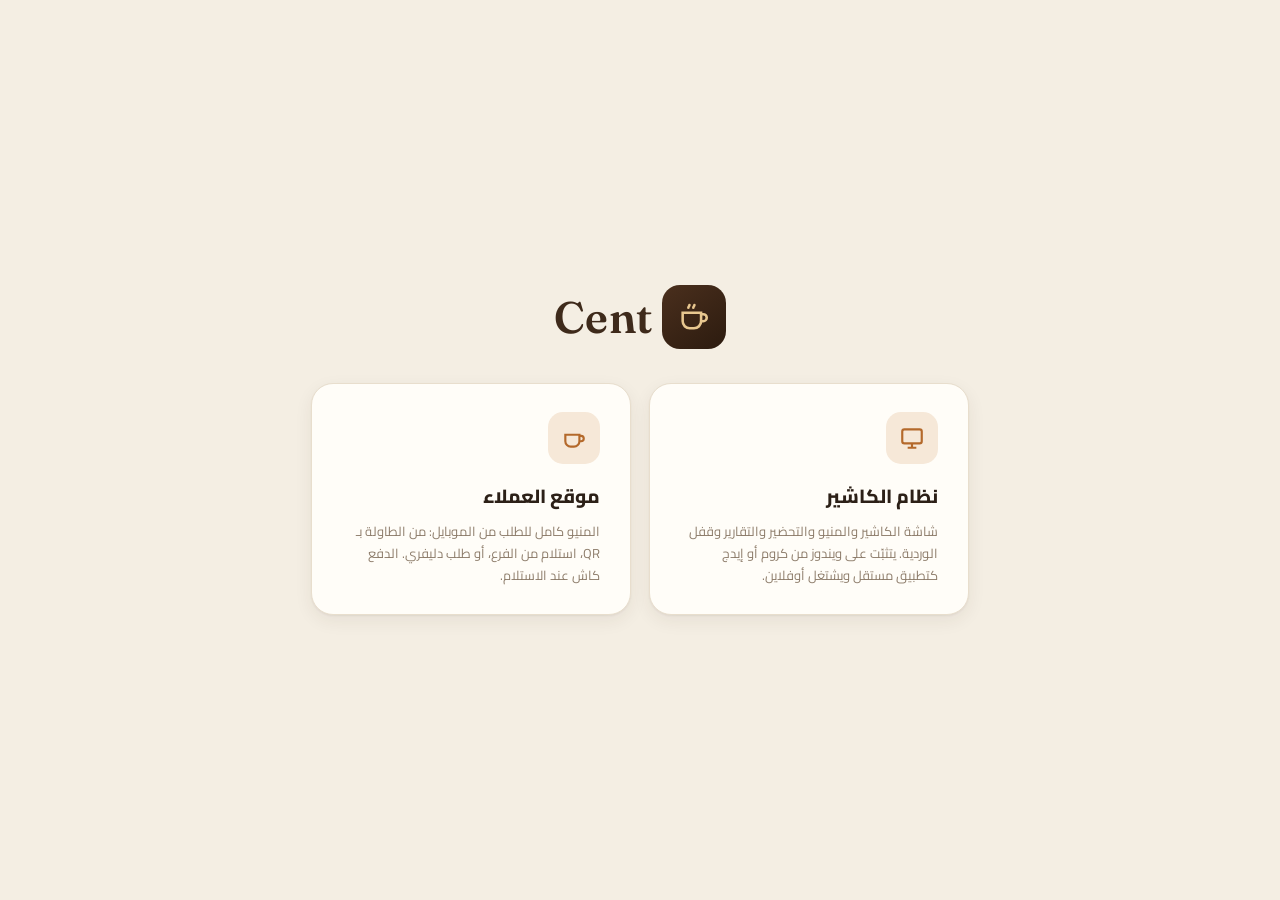
<file: index.html>
<!DOCTYPE html>
<html lang="ar" dir="rtl">
<head>
<meta charset="UTF-8">
<meta name="viewport" content="width=device-width, initial-scale=1">
<title>Cent</title>
<link href="https://fonts.googleapis.com/css2?family=Cairo:wght@400;600;700;800&family=Fraunces:ital,wght@0,500;0,600;1,500&display=swap" rel="stylesheet">
<link rel="stylesheet" href="style.css">
<style>
  .land{min-height:100vh;display:flex;flex-direction:column;align-items:center;justify-content:center;gap:34px;padding:30px}
  .land-cards{display:flex;gap:18px;flex-wrap:wrap;justify-content:center}
  .land-card{background:var(--surface);border:1px solid var(--line);border-radius:22px;box-shadow:var(--shadow);padding:28px 30px;width:320px;max-width:100%;text-decoration:none;color:inherit;display:block;transition:transform .1s}
  .land-card:hover{transform:translateY(-3px);border-color:var(--accent)}
  .land-card h2{font-size:19px;font-weight:800;margin:14px 0 6px}
  .land-card p{font-size:13px;color:var(--muted);line-height:1.7}
  .land-ic{width:52px;height:52px;border-radius:15px;background:var(--accent-soft);color:var(--accent);display:flex;align-items:center;justify-content:center}
</style>
</head>
<body>
<div class="land">
  <a class="brand" style="pointer-events:none">
    <div class="mark" style="width:64px;height:64px;border-radius:18px"><svg viewBox="0 0 24 24" fill="none" stroke="#E8C78F" stroke-width="1.8" stroke-linecap="round" style="width:34px;height:34px"><path d="M4 9h13v6a5 5 0 0 1-5 5H9a5 5 0 0 1-5-5V9z"/><path d="M17 10h1.5a2.5 2.5 0 0 1 0 5H17"/><path d="M8 5.5c0-1 .8-1.2.8-2M11.5 5.5c0-1 .8-1.2.8-2"/></svg></div>
    <h1 style="font-size:44px"><span class="wordmark">Cent</span></h1>
  </a>
  <div class="land-cards">
    <a class="land-card" href="pos.html">
      <div class="land-ic"><svg width="26" height="26" viewBox="0 0 24 24" fill="none" stroke="currentColor" stroke-width="2"><rect x="3" y="4" width="18" height="13" rx="2"/><path d="M8 21h8M12 17v4"/></svg></div>
      <h2>نظام الكاشير</h2>
      <p>شاشة الكاشير والمنيو والتحضير والتقارير وقفل الوردية. يتثبّت على ويندوز من كروم أو إيدج كتطبيق مستقل ويشتغل أوفلاين.</p>
    </a>
    <a class="land-card" href="site.html">
      <div class="land-ic"><svg width="26" height="26" viewBox="0 0 24 24" fill="none" stroke="currentColor" stroke-width="2"><path d="M4 9h13v6a5 5 0 0 1-5 5H9a5 5 0 0 1-5-5V9z"/><path d="M17 10h1.5a2.5 2.5 0 0 1 0 5H17"/></svg></div>
      <h2>موقع العملاء</h2>
      <p>المنيو كامل للطلب من الموبايل: من الطاولة بـ QR، استلام من الفرع، أو طلب دليفري. الدفع كاش عند الاستلام.</p>
    </a>
  </div>
</div>
</body>
  </html>
</file>
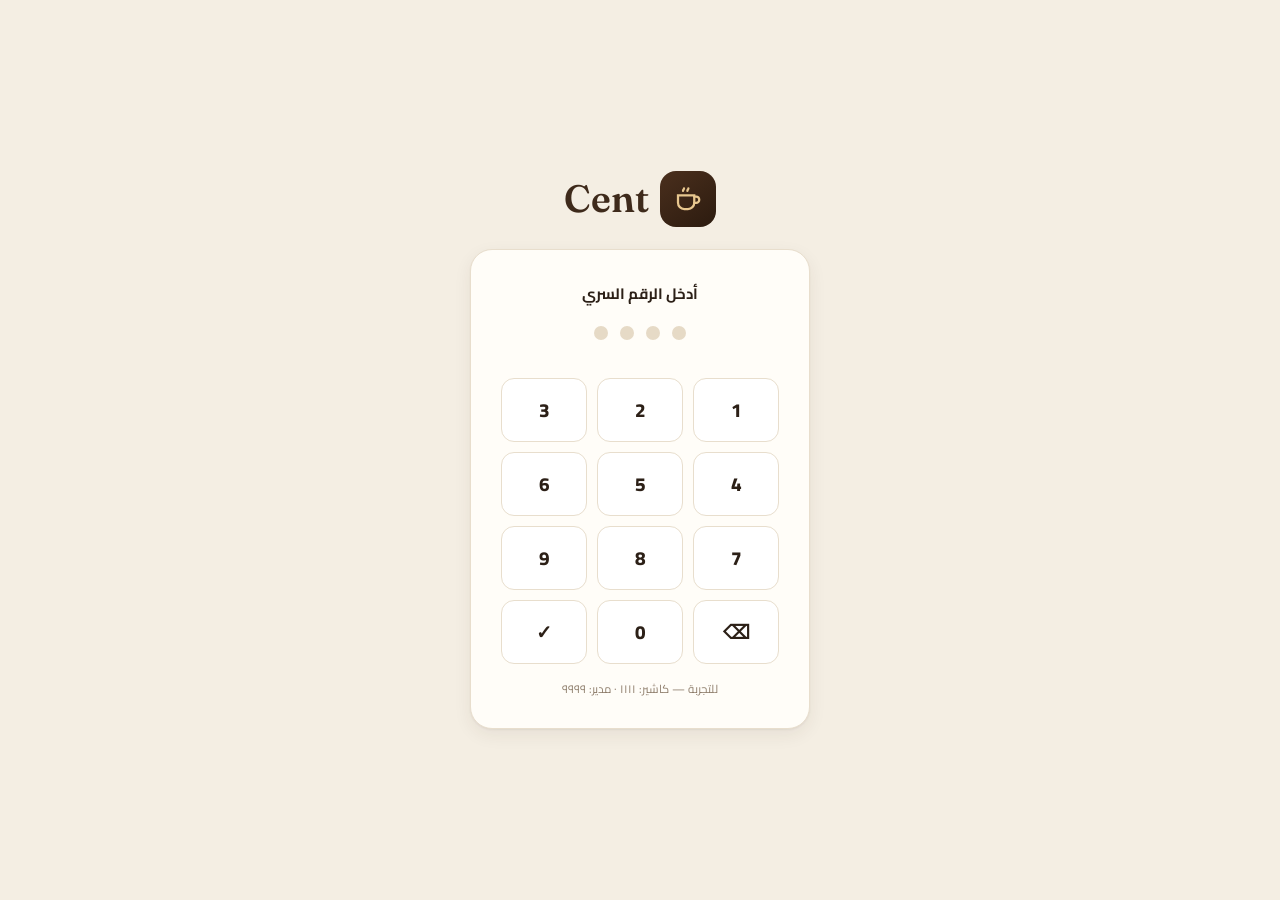
<file: pos.html>
<!DOCTYPE html>
<html lang="ar" dir="rtl">
<head>
<meta charset="UTF-8">
<meta name="viewport" content="width=device-width, initial-scale=1">
<meta name="theme-color" content="#3E2A1B">
<title>Cent — نظام الكاشير</title>
<link rel="manifest" href="manifest-pos.webmanifest">
<link href="https://fonts.googleapis.com/css2?family=Cairo:wght@400;600;700;800&family=Fraunces:ital,wght@0,500;0,600;1,500&display=swap" rel="stylesheet">
<link rel="stylesheet" href="style.css">
</head>
<body>
<div id="root"></div>
<div id="overlay-root"></div>
<div id="receipt"></div>
<script src="store.js"></script>
<script src="qr.js"></script>
<script src="pos.js"></script>
</body>
</html>
</file>
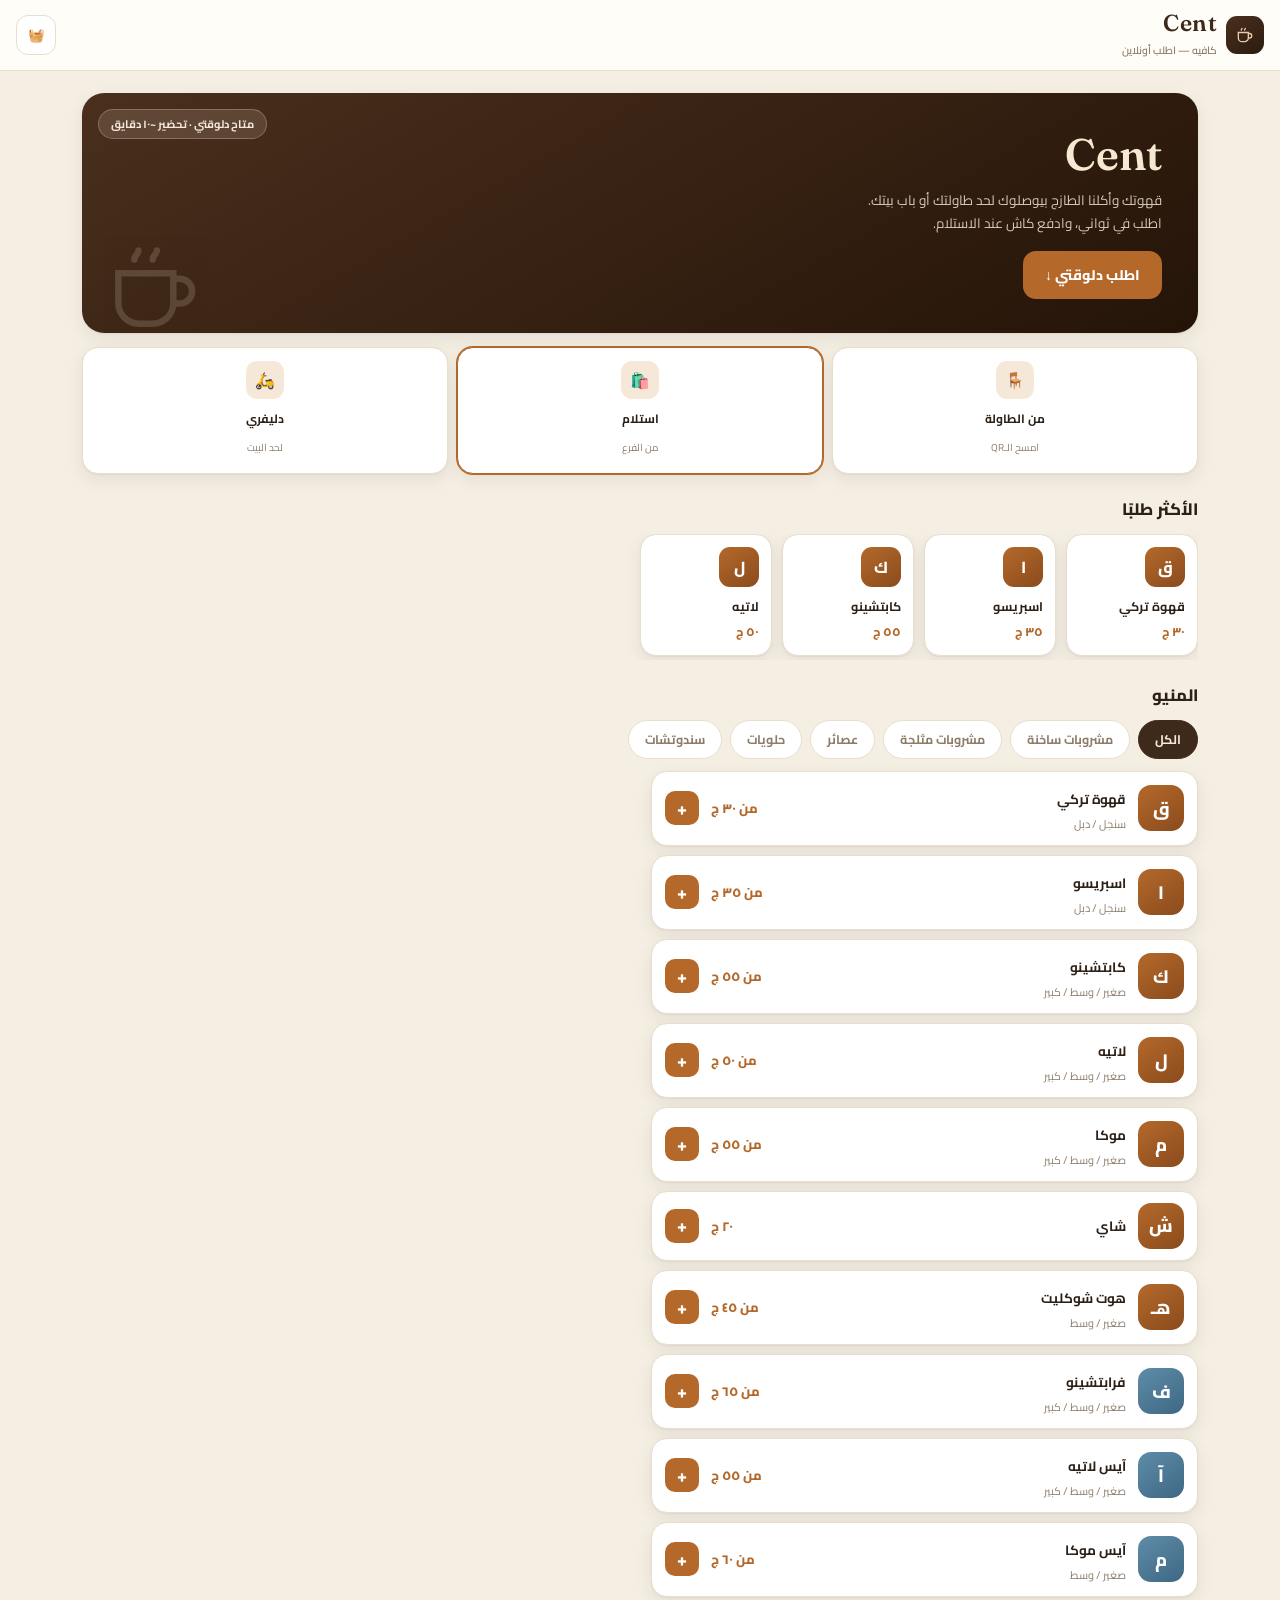
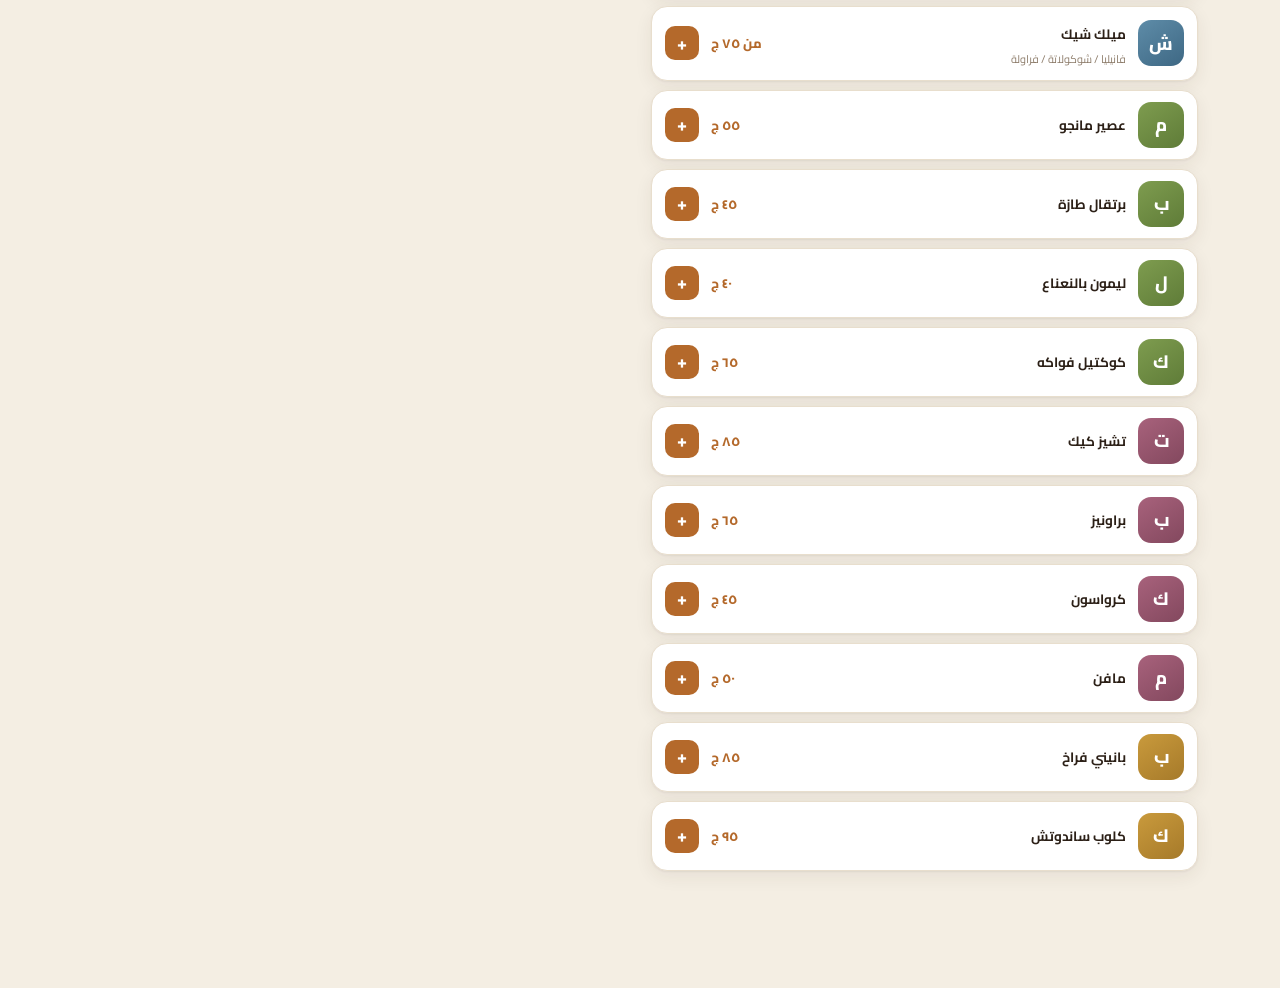
<file: site.html>
<!DOCTYPE html>
<html lang="ar" dir="rtl">
<head>
<meta charset="UTF-8">
<meta name="viewport" content="width=device-width, initial-scale=1, viewport-fit=cover">
<meta name="theme-color" content="#3E2A1B">
<title>Cent — اطلب أونلاين</title>
<link rel="manifest" href="manifest-site.webmanifest">
<link rel="icon" href="icon-192.png">
<link rel="apple-touch-icon" href="icon-192.png">
<link href="https://fonts.googleapis.com/css2?family=Cairo:wght@400;600;700;800&family=Fraunces:opsz,wght@9..144,500;9..144,600&display=swap" rel="stylesheet">
<link rel="stylesheet" href="style.css">
<link rel="stylesheet" href="site.css">
</head>
<body>
<div id="app"></div>
<script src="store.js"></script>
<script src="site.js"></script>
</body>
</html>
</file>
<file: style.css>
/* Cent — shared design system (POS + customer site) */
:root{
  --bg:#F4EEE3; --surface:#FFFDF8; --card:#FFFFFF;
  --ink:#2C2017; --muted:#8D7C6A; --faint:#B7A892; --line:#E8DECD;
  --accent:#B4692B; --accent-soft:#F6E8D8; --espresso:#3E2A1B;
  --green:#4E7A5A; --green-soft:#E4EFE6; --gold:#C99A3C;
  --red:#B04A3C; --red-soft:#F7E4E1; --blue:#3E6884; --blue-soft:#E6EDF3;
  --shadow:0 1px 2px rgba(62,42,27,.06),0 6px 18px rgba(62,42,27,.07);
}
*{margin:0;padding:0;box-sizing:border-box}
html,body{height:100%}
body{font-family:'Cairo',sans-serif;background:var(--bg);color:var(--ink);direction:rtl;-webkit-font-smoothing:antialiased}
button{font-family:'Cairo',sans-serif;cursor:pointer}
input,select,textarea{font-family:'Cairo',sans-serif}
.wordmark{font-family:'Fraunces',serif;font-weight:600;letter-spacing:.4px;color:var(--espresso);line-height:1}

/* header */
header{background:var(--surface);border-bottom:1px solid var(--line);padding:10px 18px;display:flex;align-items:center;gap:14px}
.brand{display:flex;align-items:center;gap:10px;text-decoration:none;color:inherit}
.brand .mark{width:40px;height:40px;border-radius:12px;background:linear-gradient(145deg,#4A2F1D,#2C1B0F);display:flex;align-items:center;justify-content:center;flex:none}
.brand .mark svg{width:22px;height:22px}
.brand h1{font-size:24px;font-weight:600;line-height:1.1}
.brand small{display:block;font-size:11px;color:var(--muted);font-family:'Cairo';font-weight:600}
.pill{display:inline-flex;align-items:center;gap:6px;background:var(--accent-soft);color:var(--accent);border-radius:999px;padding:4px 12px;font-size:12px;font-weight:700}
.pill.green{background:var(--green-soft);color:var(--green)}
.pill.gray{background:#EFE9DC;color:var(--muted)}
.pill.red{background:var(--red-soft);color:var(--red)}
.pill.blue{background:var(--blue-soft);color:var(--blue)}
.header-spacer{flex:1}
.search{display:flex;align-items:center;gap:8px;background:#F1EAE0;border:1px solid var(--line);border-radius:12px;padding:0 12px;color:var(--muted);min-width:230px}
.search input{border:none;background:none;outline:none;padding:9px 0;font-size:13.5px;width:100%;color:var(--ink)}
.icon-btn{width:38px;height:38px;border-radius:11px;border:1px solid var(--line);background:var(--card);display:flex;align-items:center;justify-content:center;color:var(--muted);flex:none;cursor:pointer;text-decoration:none}
.icon-btn:hover{color:var(--accent);border-color:var(--accent)}
.icon-btn.active{background:var(--espresso);color:#F6ECDD;border-color:var(--espresso)}

/* nav tabs (POS) */
.navtab{display:inline-flex;align-items:center;gap:7px;padding:8px 14px;border-radius:11px;font-size:13px;font-weight:700;color:var(--muted);text-decoration:none;border:1px solid transparent}
.navtab.active{background:var(--espresso);color:#F6ECDD}

/* layout */
.pos-wrap{display:flex;gap:16px;padding:16px;height:calc(100vh - 61px)}
.menu-area{flex:1;display:flex;flex-direction:column;min-width:0}
.order-panel{width:340px;flex:none;background:var(--surface);border:1px solid var(--line);border-radius:18px;box-shadow:var(--shadow);display:flex;flex-direction:column;overflow:hidden}
.cats{display:flex;gap:8px;padding:2px 0 14px;overflow-x:auto;scrollbar-width:none}
.cats::-webkit-scrollbar{display:none}
.cat{flex:none;padding:8px 18px;border-radius:999px;border:1px solid var(--line);background:var(--card);font-size:13px;font-weight:700;color:var(--muted);cursor:pointer}
.cat.active{background:var(--espresso);color:#F6ECDD;border-color:var(--espresso)}
.grid{display:grid;grid-template-columns:repeat(auto-fill,minmax(148px,1fr));gap:12px;overflow-y:auto;padding-bottom:8px}
.product{background:var(--card);border:1px solid var(--line);border-radius:16px;padding:14px 12px 12px;position:relative;box-shadow:var(--shadow);cursor:pointer;text-align:right;transition:transform .08s}
.product:hover{transform:translateY(-2px);border-color:var(--accent)}
.product .picon{width:44px;height:44px;border-radius:13px;margin-bottom:10px;display:flex;align-items:center;justify-content:center;font-weight:800;font-size:19px;color:#fff}
.product h3{font-size:14px;font-weight:700}
.product .price{font-size:13px;color:var(--accent);font-weight:800;margin-top:2px}
.product .qty-badge{position:absolute;top:10px;left:10px;background:var(--accent);color:#fff;min-width:22px;height:22px;border-radius:999px;font-size:12px;font-weight:800;display:flex;align-items:center;justify-content:center;padding:0 6px}
.product.off{opacity:.45;pointer-events:none}
.g-hot{background:linear-gradient(145deg,#B4692B,#8A4B1C)}
.g-cold{background:linear-gradient(145deg,#5E8CA8,#3E6884)}
.g-juice{background:linear-gradient(145deg,#7E9C4F,#5F7C38)}
.g-dessert{background:linear-gradient(145deg,#A8627C,#83485E)}
.g-sand{background:linear-gradient(145deg,#C99A3C,#A67A2A)}

/* order panel */
.op-head{padding:14px 16px 10px;border-bottom:1px dashed var(--line)}
.seg{display:flex;background:#F1EAE0;border-radius:11px;padding:3px;gap:3px}
.seg span,.seg button{flex:1;text-align:center;font-size:12.5px;font-weight:700;color:var(--muted);padding:6px 0;border-radius:9px;border:none;background:none;cursor:pointer}
.seg .on{background:var(--card);color:var(--ink);box-shadow:0 1px 3px rgba(62,42,27,.12)}
.op-table{display:flex;align-items:center;gap:8px;margin-top:10px;font-size:13px;color:var(--muted);flex-wrap:wrap}
.op-table select,.op-table input{border:1px solid var(--line);border-radius:9px;padding:5px 9px;font-size:12.5px;background:var(--card);color:var(--ink);outline:none}
.op-items{flex:1;padding:8px 16px;overflow-y:auto}
.oi{display:flex;align-items:flex-start;gap:10px;padding:9px 0;border-bottom:1px dashed var(--line)}
.oi:last-child{border-bottom:none}
.oi .info{flex:1;min-width:0}
.oi .info b{font-size:13.5px}
.oi .meta{font-size:11.5px;color:var(--muted);margin-top:1px}
.oi .meta em{font-style:normal;color:var(--gold);font-weight:700}
.oi .del{border:none;background:none;color:var(--faint);font-size:16px;cursor:pointer;line-height:1}
.oi .del:hover{color:var(--red)}
.stepper{display:flex;align-items:center;gap:8px;background:#F1EAE0;border-radius:9px;padding:3px 8px}
.stepper span{font-weight:800;font-size:13px;min-width:14px;text-align:center}
.stepper button{border:none;background:none;font-style:normal;color:var(--accent);font-weight:800;font-size:15px;cursor:pointer;padding:0 2px}
.oi .amt{font-size:13px;font-weight:800;min-width:52px;text-align:left}
.op-empty{flex:1;display:flex;flex-direction:column;align-items:center;justify-content:center;color:var(--faint);gap:8px;font-size:13.5px;padding:20px}
.op-totals{padding:10px 16px;border-top:1px dashed var(--line);font-size:13px}
.trow{display:flex;justify-content:space-between;padding:3px 0;color:var(--muted);align-items:center}
.trow.total{color:var(--ink);font-weight:800;font-size:16px;border-top:1px solid var(--line);margin-top:6px;padding-top:8px}
.trow .neg{color:var(--green)}
.trow input{width:70px;border:1px solid var(--line);border-radius:8px;padding:3px 8px;font-size:12.5px;text-align:center;background:var(--card)}
.op-pay{display:flex;gap:8px;padding:12px 16px 16px}
.btn{flex:1;border:none;border-radius:13px;padding:12px 0;font-size:14px;font-weight:800;cursor:pointer}
.btn.primary{background:var(--accent);color:#fff}
.btn.primary:hover{background:#9E5B24}
.btn.dark{background:var(--espresso);color:#F6ECDD}
.btn.ghost{background:var(--card);border:1px solid var(--line);color:var(--ink)}
.btn.green{background:var(--green);color:#fff}
.btn:disabled{opacity:.45;cursor:not-allowed}
.btn.sm{padding:8px 16px;font-size:12.5px;flex:none}

/* modal */
.overlay{position:fixed;inset:0;background:rgba(44,32,23,.45);display:flex;align-items:center;justify-content:center;z-index:50;padding:16px}
.modal{background:var(--surface);border-radius:20px;width:440px;max-width:100%;max-height:92vh;overflow-y:auto;box-shadow:0 20px 60px rgba(44,32,23,.3)}
.modal .m-head{display:flex;align-items:center;gap:10px;padding:16px 18px 10px}
.modal .m-head h3{font-size:17px;font-weight:800;flex:1}
.modal .m-close{border:none;background:#F1EAE0;width:32px;height:32px;border-radius:9px;font-size:15px;color:var(--muted);cursor:pointer}
.modal .m-body{padding:6px 18px 18px}
.m-label{font-size:12.5px;font-weight:800;color:var(--muted);margin:12px 0 7px}
.chips{display:flex;gap:8px;flex-wrap:wrap}
.chip{border:1px solid var(--line);background:var(--card);border-radius:11px;padding:8px 14px;font-size:13px;font-weight:700;cursor:pointer;color:var(--muted)}
.chip.on{background:var(--accent-soft);border-color:var(--accent);color:var(--accent)}
.chip .p{font-size:11px;color:var(--faint);font-weight:600}
.chip.on .p{color:var(--accent)}
.m-note{width:100%;border:1px solid var(--line);border-radius:11px;padding:9px 12px;font-size:13px;background:var(--card);outline:none;resize:none}
.m-foot{display:flex;align-items:center;gap:12px;margin-top:16px}
.m-foot .stepper{padding:6px 12px}
.field{margin-bottom:12px}
.field label{display:block;font-size:12.5px;font-weight:800;color:var(--muted);margin-bottom:6px}
.field input,.field select,.field textarea{width:100%;border:1px solid var(--line);border-radius:11px;padding:9px 12px;font-size:13.5px;background:var(--card);outline:none;color:var(--ink)}
.field input:focus,.field textarea:focus,.field select:focus{border-color:var(--accent)}

/* lock screen */
.lock-wrap{min-height:100vh;display:flex;align-items:center;justify-content:center;flex-direction:column;gap:22px;padding:20px}
.lock-card{background:var(--surface);border:1px solid var(--line);border-radius:22px;box-shadow:var(--shadow);padding:28px 30px;width:340px;max-width:100%;text-align:center}
.lock-dots{display:flex;gap:12px;justify-content:center;margin:18px 0 6px}
.lock-dots i{width:14px;height:14px;border-radius:50%;background:#E6DAC6}
.lock-dots i.on{background:var(--accent)}
.pad{display:grid;grid-template-columns:repeat(3,1fr);gap:10px;margin-top:14px}
.pad button{border:1px solid var(--line);background:var(--card);border-radius:13px;padding:13px 0;font-size:19px;font-weight:800;color:var(--ink);cursor:pointer}
.pad button:hover{border-color:var(--accent);color:var(--accent)}
.lock-err{color:var(--red);font-size:12.5px;font-weight:700;min-height:18px;margin-top:6px}

/* barista */
.kds{display:grid;grid-template-columns:repeat(3,1fr);gap:14px;align-items:start}
.kds-col h3{font-size:13px;font-weight:800;padding:8px 14px;border-radius:11px;margin-bottom:10px;display:flex;justify-content:space-between;align-items:center}
.kds-col.new h3{background:var(--accent-soft);color:var(--accent)}
.kds-col.prep h3{background:var(--blue-soft);color:var(--blue)}
.kds-col.ready h3{background:var(--green-soft);color:var(--green)}
.ticket{background:var(--card);border:1px solid var(--line);border-radius:15px;box-shadow:var(--shadow);margin-bottom:11px;overflow:hidden}
.ticket .t-head{display:flex;align-items:center;gap:8px;padding:10px 13px;border-bottom:1px dashed var(--line);flex-wrap:wrap}
.ticket .t-num{font-weight:800;font-size:15px}
.ticket .t-type{font-size:10.5px;background:#F1EAE0;border-radius:999px;padding:3px 9px;font-weight:700;color:var(--muted)}
.ticket .t-src{font-size:10.5px;border-radius:999px;padding:3px 9px;font-weight:800;background:var(--blue-soft);color:var(--blue)}
.ticket .t-time{margin-inline-start:auto;font-size:11px;font-weight:800;border-radius:999px;padding:3px 9px}
.t-time.ok{background:var(--green-soft);color:var(--green)}
.t-time.warn{background:#FAF0D9;color:#96721F}
.t-time.late{background:var(--red-soft);color:var(--red)}
.ticket ul{list-style:none;padding:9px 13px}
.ticket li{display:flex;gap:8px;font-size:13px;padding:4px 0;align-items:baseline}
.ticket li .q{font-weight:800;color:var(--accent);min-width:26px}
.ticket li .note{display:inline-block;font-size:11px;color:var(--gold);font-weight:700;margin-inline-start:8px}
.ticket .t-act{width:100%;border:none;border-top:1px solid var(--line);background:var(--surface);padding:9px 0;font-weight:800;font-size:13px;color:var(--accent);cursor:pointer}
.ticket .t-act:hover{background:var(--accent-soft)}
.ticket .t-act.go{color:var(--green)}
.ticket .t-act.go:hover{background:var(--green-soft)}

/* page */
.page{padding:18px;height:calc(100vh - 61px);overflow-y:auto}
.toolbar{display:flex;align-items:center;gap:10px;margin-bottom:16px;flex-wrap:wrap}
.toolbar h2{font-size:19px;font-weight:800}

/* menu admin */
.menu-list{display:grid;grid-template-columns:1fr 1fr;gap:10px}
.mi{background:var(--card);border:1px solid var(--line);border-radius:15px;padding:11px 14px;display:flex;align-items:center;gap:13px;box-shadow:var(--shadow)}
.mi .picon{width:42px;height:42px;border-radius:12px;display:flex;align-items:center;justify-content:center;font-weight:800;font-size:17px;color:#fff;flex:none}
.mi .mi-info{min-width:130px;flex:1}
.mi .mi-info b{font-size:14px}
.mi .mi-info small{display:block;font-size:11px;color:var(--muted)}
.mi .cat-tag{font-size:11px;background:var(--accent-soft);color:var(--accent);padding:3px 10px;border-radius:999px;font-weight:700;flex:none}
.mi .sizes{display:flex;gap:6px;margin-inline-start:auto}
.size-chip{background:#F1EAE0;border-radius:9px;padding:5px 11px;font-size:12px;font-weight:700;text-align:center}
.size-chip small{display:block;font-size:10px;color:var(--muted);font-weight:600}
.size-chip b{font-size:12.5px}
.toggle{width:42px;height:24px;border-radius:999px;background:var(--green);position:relative;flex:none;border:none;cursor:pointer}
.toggle::after{content:'';position:absolute;top:3px;right:3px;width:18px;height:18px;border-radius:50%;background:#fff;transition:.15s}
.toggle.off{background:#D8CEBC}
.mi.out{opacity:.55}

/* reports */
.kpis{display:grid;grid-template-columns:repeat(4,1fr);gap:12px;margin-bottom:14px}
.kpi{background:var(--card);border:1px solid var(--line);border-radius:16px;padding:12px 16px;box-shadow:var(--shadow)}
.kpi small{font-size:12px;color:var(--muted)}
.kpi b{font-size:22px;display:block;margin-top:2px}
.kpi .up{font-size:11.5px;font-weight:800;color:var(--green)}
.rep-grid{display:grid;grid-template-columns:1.5fr 1fr;gap:14px;align-items:start}
.card{background:var(--card);border:1px solid var(--line);border-radius:16px;box-shadow:var(--shadow);padding:14px 16px;margin-bottom:14px}
.card h3{font-size:15px;font-weight:800;margin-bottom:10px;display:flex;justify-content:space-between;align-items:center}
.card h3 small{font-size:11px;color:var(--muted);font-weight:600}
.chart{display:flex;align-items:flex-end;gap:14px;height:150px;padding:0 6px}
.bar{flex:1;display:flex;flex-direction:column;align-items:center;gap:6px;height:100%;justify-content:flex-end}
.bar .val{font-size:10.5px;font-weight:800;color:var(--muted)}
.bar .col{width:100%;max-width:44px;border-radius:9px 9px 4px 4px;background:linear-gradient(180deg,#C98A4B,#A2602A)}
.bar.today .col{background:linear-gradient(180deg,#4A2F1D,#2C1B0F)}
.bar .day{font-size:11px;color:var(--muted);font-weight:700}
.top-item{display:flex;align-items:center;gap:10px;padding:6px 0}
.top-item .rank{width:24px;height:24px;border-radius:8px;background:#F1EAE0;font-size:12px;font-weight:800;display:flex;align-items:center;justify-content:center;color:var(--muted);flex:none}
.top-item .ti-info{flex:1}
.top-item .ti-info b{font-size:13px}
.top-item .bar-line{height:7px;border-radius:99px;background:#F1EAE0;margin-top:5px;overflow:hidden}
.top-item .bar-line i{display:block;height:100%;border-radius:99px;background:var(--accent)}
.top-item .ti-amt{font-size:13px;font-weight:800}
.shift-card .srow{display:flex;justify-content:space-between;font-size:13px;padding:5px 0;color:var(--muted)}
.shift-card .srow b{color:var(--ink)}
.shift-card .srow.hl{border-top:1px solid var(--line);margin-top:6px;padding-top:10px;font-weight:800;color:var(--ink)}
.shift-card .srow .ok{color:var(--green);font-weight:800}

/* toast */
.toast{position:fixed;bottom:22px;right:50%;transform:translateX(50%);background:var(--espresso);color:#F6ECDD;padding:11px 22px;border-radius:13px;font-size:13.5px;font-weight:700;z-index:99;box-shadow:0 8px 24px rgba(44,27,15,.35)}

/* receipt (print) */
#receipt{display:none}
@media print{
  body *{visibility:hidden}
  #receipt{display:block;visibility:visible;position:absolute;top:0;right:0;width:280px;font-family:'Cairo';color:#000;background:#fff;padding:12px}
  #receipt *{visibility:visible}
  #receipt h2{font-size:18px;text-align:center;font-family:'Fraunces'}
  #receipt .r-sub{text-align:center;font-size:11px;color:#444;margin-bottom:8px}
  #receipt .r-line{display:flex;justify-content:space-between;font-size:12px;padding:2px 0}
  #receipt .r-dash{border-top:1px dashed #999;margin:7px 0}
  #receipt .r-total{font-weight:800;font-size:14px}
}

/* mobile */
@media (max-width:600px){
  body{overflow-x:hidden}
  header{padding:10px 12px;gap:8px;overflow-x:auto;scrollbar-width:none}
  header::-webkit-scrollbar{display:none}
  .brand h1{font-size:20px}
  .search{display:none}
  .hide-m{display:none}
  .pos-wrap{padding:12px;flex-direction:column;height:auto}
  .grid{grid-template-columns:repeat(3,1fr);gap:9px;overflow:visible}
  .product{padding:11px 9px 10px}
  .product .picon{width:36px;height:36px;font-size:16px;border-radius:11px;margin-bottom:7px}
  .product h3{font-size:12px}
  .product .price{font-size:11.5px}
  .order-panel{display:none}
  .order-panel.sheet{display:flex;position:fixed;inset:auto 0 0 0;width:100%;max-height:82vh;border-radius:20px 20px 0 0;z-index:40}
  .mobile-order-bar{position:fixed;bottom:14px;right:14px;left:14px;z-index:30;background:var(--espresso);color:#F6ECDD;border-radius:16px;padding:13px 16px;display:flex;align-items:center;gap:10px;box-shadow:0 8px 24px rgba(44,27,15,.35);border:none;cursor:pointer}
  .mobile-order-bar .c{background:var(--accent);border-radius:999px;min-width:24px;height:24px;display:flex;align-items:center;justify-content:center;font-weight:800;font-size:12.5px;padding:0 7px}
  .mobile-order-bar b{font-size:15px}
  .mobile-order-bar .go{margin-inline-start:auto;background:var(--accent);border-radius:11px;padding:7px 18px;font-weight:800;font-size:13.5px}
  .page{padding:12px;height:auto}
  .kpis{grid-template-columns:1fr 1fr;gap:9px}
  .kpi{padding:11px 13px}
  .kpi b{font-size:18px}
  .rep-grid{grid-template-columns:1fr}
  .kds{grid-template-columns:1fr}
  .menu-list{grid-template-columns:1fr}
  .mi{flex-wrap:wrap}
  .mi .sizes{margin-inline-start:0;width:100%}
  .size-chip{flex:1}
  .chart{gap:8px}
}
@media (min-width:901px) and (orientation:landscape) and (max-height:820px){
  .kpi{padding:8px 14px}
  .kpi b{font-size:18px}
  .chart{height:120px}
  .top-item{padding:4px 0}
  .card{padding:12px 14px}
  .toolbar{margin-bottom:10px}
}

/* QR tables view */
.qr-controls{margin-bottom:16px}
.qr-controls h3{margin-bottom:6px}
.qr-hint{font-size:12.5px;color:var(--muted);margin-bottom:12px;line-height:1.7}
.qr-ctrl-row{display:flex;align-items:center;gap:10px;flex-wrap:wrap}
.qr-ctrl-row label{font-size:13px;font-weight:700;color:var(--muted)}
.qr-grid{display:grid;grid-template-columns:repeat(auto-fill,minmax(180px,1fr));gap:14px}
.qr-card{background:#fff;border:1px solid var(--line);border-radius:16px;box-shadow:var(--shadow);padding:14px;text-align:center;display:flex;flex-direction:column;align-items:center;gap:8px}
.qr-card .qr-brand{font-size:20px}
.qr-card .qr-box{width:148px;height:148px;display:flex;align-items:center;justify-content:center}
.qr-card b{font-size:15px}
.qr-card small{font-size:11px;color:var(--muted)}
@media print{
  body.print-qr #receipt{display:none !important}
  body.print-qr #root *{visibility:hidden}
  body.print-qr .qr-grid, body.print-qr .qr-grid *{visibility:visible}
  body.print-qr .qr-grid{position:absolute;top:0;right:0;left:0;display:grid;grid-template-columns:repeat(3,1fr);gap:10px;padding:10px}
  body.print-qr .qr-card{box-shadow:none;break-inside:avoid}
}
</file>
<file: site.css>
/* Cent customer site — preview styles */
:root{
  --bg:#F4EEE3; --surface:#FFFDF8; --card:#FFFFFF;
  --ink:#2C2017; --muted:#8D7C6A; --faint:#B7A892; --line:#E8DECD;
  --accent:#B4692B; --accent-soft:#F6E8D8; --espresso:#3E2A1B;
  --green:#4E7A5A; --green-soft:#E4EFE6; --gold:#C99A3C;
  --shadow:0 1px 2px rgba(62,42,27,.06),0 6px 18px rgba(62,42,27,.07);
}
*{margin:0;padding:0;box-sizing:border-box}
body{font-family:'Cairo',sans-serif;background:var(--bg);color:var(--ink);direction:rtl;-webkit-font-smoothing:antialiased}
.wordmark{font-family:'Fraunces',serif;font-weight:600;letter-spacing:.4px;color:var(--espresso);line-height:1}

.s-nav{background:var(--surface);border-bottom:1px solid var(--line);padding:10px 16px;display:flex;align-items:center;gap:12px;position:sticky;top:0;z-index:10}
.s-brand{display:flex;align-items:center;gap:9px}
.s-mark{width:38px;height:38px;border-radius:11px;background:linear-gradient(145deg,#4A2F1D,#2C1B0F);display:flex;align-items:center;justify-content:center;flex:none}
.s-mark svg{width:20px;height:20px}
.s-brand b{font-size:23px}
.s-brand small{display:block;font-size:10.5px;color:var(--muted);font-family:'Cairo';font-weight:600}
.spacer{flex:1}
.cart-btn{position:relative;width:40px;height:40px;border-radius:12px;border:1px solid var(--line);background:var(--card);display:flex;align-items:center;justify-content:center;color:var(--espresso)}
.cart-btn .n{position:absolute;top:-6px;left:-6px;background:var(--accent);color:#fff;min-width:19px;height:19px;border-radius:99px;font-size:11px;font-weight:800;display:flex;align-items:center;justify-content:center;padding:0 5px}

.s-page{padding:16px;max-width:520px;margin:0 auto}
.hero{border-radius:22px;background:linear-gradient(150deg,#4A2F1D,#241408);color:#F4E9DA;padding:24px 22px;position:relative;overflow:hidden;box-shadow:var(--shadow)}
.hero h1{font-family:'Fraunces',serif;font-size:34px;font-weight:600;color:#F6E9D2}
.hero p{font-size:13.5px;opacity:.85;margin:8px 0 16px;line-height:1.7}
.hero .cta{display:inline-flex;align-items:center;gap:8px;background:var(--accent);color:#fff;border-radius:13px;padding:11px 22px;font-weight:800;font-size:14px;text-decoration:none}
.hero .steam{position:absolute;left:18px;bottom:-18px;opacity:.16}
.hero .steam svg{width:110px;height:110px}
.hero .h-pill{position:absolute;top:16px;left:16px;background:rgba(246,233,210,.14);border:1px solid rgba(246,233,210,.25);border-radius:99px;padding:4px 12px;font-size:11px;font-weight:700}

.ot-row{display:grid;grid-template-columns:repeat(3,1fr);gap:9px;margin:14px 0}
.ot-card{background:var(--card);border:1px solid var(--line);border-radius:16px;padding:13px 8px;text-align:center;box-shadow:var(--shadow)}
.ot-card .ic{width:38px;height:38px;border-radius:11px;background:var(--accent-soft);color:var(--accent);display:flex;align-items:center;justify-content:center;margin:0 auto 8px}
.ot-card b{font-size:12px;display:block}
.ot-card small{font-size:10px;color:var(--muted)}
.ot-card.on{border-color:var(--accent);box-shadow:0 0 0 1px var(--accent),var(--shadow)}

.sec-t{display:flex;align-items:center;justify-content:space-between;margin:20px 0 10px}
.sec-t h2{font-size:16.5px;font-weight:800}
.sec-t a{font-size:12px;color:var(--accent);font-weight:700;text-decoration:none}
.pop-row{display:flex;gap:10px;overflow:hidden}
.pop-card{background:var(--card);border:1px solid var(--line);border-radius:16px;padding:12px;width:132px;flex:none;box-shadow:var(--shadow)}
.pop-card .picon{width:40px;height:40px;border-radius:11px;display:flex;align-items:center;justify-content:center;font-weight:800;color:#fff;font-size:16px;margin-bottom:8px}
.pop-card b{font-size:12.5px;display:block}
.pop-card .pr{font-size:12px;color:var(--accent);font-weight:800;margin-top:2px}
.g-hot{background:linear-gradient(145deg,#B4692B,#8A4B1C)}
.g-cold{background:linear-gradient(145deg,#5E8CA8,#3E6884)}
.g-juice{background:linear-gradient(145deg,#7E9C4F,#5F7C38)}
.g-dessert{background:linear-gradient(145deg,#A8627C,#83485E)}
.g-sand{background:linear-gradient(145deg,#C99A3C,#A67A2A)}

.s-cats{display:flex;gap:8px;overflow:hidden;padding-bottom:12px}
.s-cat{flex:none;padding:7px 16px;border-radius:999px;border:1px solid var(--line);background:var(--card);font-size:12.5px;font-weight:700;color:var(--muted)}
.s-cat.on{background:var(--espresso);color:#F6ECDD;border-color:var(--espresso)}
.s-item{display:flex;align-items:center;gap:12px;background:var(--card);border:1px solid var(--line);border-radius:16px;padding:11px 13px;box-shadow:var(--shadow);margin-bottom:9px}
.s-item .picon{width:46px;height:46px;border-radius:13px;display:flex;align-items:center;justify-content:center;font-weight:800;color:#fff;font-size:18px;flex:none}
.s-item .inf{flex:1;min-width:0}
.s-item .inf b{font-size:13.5px}
.s-item .inf small{display:block;font-size:11px;color:var(--muted);margin-top:1px}
.s-item .pr{font-size:13px;font-weight:800;color:var(--accent)}
.add-btn{width:34px;height:34px;border-radius:10px;background:var(--accent);color:#fff;border:none;font-size:18px;font-weight:800;flex:none}

.s-bottom{position:fixed;bottom:0;right:0;left:0;background:var(--surface);border-top:1px solid var(--line);display:flex;justify-content:space-around;padding:9px 0 12px;z-index:10}
.s-bottom a{display:flex;flex-direction:column;align-items:center;gap:3px;font-size:10.5px;font-weight:700;color:var(--faint);text-decoration:none}
.s-bottom a.on{color:var(--accent)}

/* item sheet */
.sheet-hero{border-radius:0 0 26px 26px;background:linear-gradient(150deg,#B4692B,#7C4517);color:#fff;padding:44px 20px 22px;position:relative}
.sheet-hero .picon{width:58px;height:58px;border-radius:16px;background:rgba(255,255,255,.18);display:flex;align-items:center;justify-content:center;font-size:26px;font-weight:800;margin-bottom:10px}
.sheet-hero h1{font-size:21px;font-weight:800}
.sheet-hero p{font-size:12.5px;opacity:.85;margin-top:4px}
.m-label{font-size:12.5px;font-weight:800;color:var(--muted);margin:14px 0 8px}
.chips{display:flex;gap:8px;flex-wrap:wrap}
.chip{border:1px solid var(--line);background:var(--card);border-radius:11px;padding:8px 14px;font-size:13px;font-weight:700;color:var(--muted)}
.chip.on{background:var(--accent-soft);border-color:var(--accent);color:var(--accent)}
.chip .p{font-size:11px;color:var(--faint);font-weight:600}
.chip.on .p{color:var(--accent)}
.note{width:100%;border:1px solid var(--line);border-radius:11px;padding:9px 12px;font-size:13px;background:var(--card);outline:none;resize:none}
.add-bar{position:fixed;bottom:0;right:0;left:0;background:var(--surface);border-top:1px solid var(--line);padding:12px 16px;display:flex;align-items:center;gap:12px;z-index:10}
.stepper{display:flex;align-items:center;gap:10px;background:#F1EAE0;border-radius:11px;padding:7px 12px}
.stepper span{font-weight:800;font-size:15px;min-width:16px;text-align:center}
.stepper i{font-style:normal;color:var(--accent);font-weight:800;font-size:17px}
.big-btn{flex:1;background:var(--accent);color:#fff;border:none;border-radius:13px;padding:13px 0;font-family:'Cairo';font-weight:800;font-size:14.5px}
.big-btn.dark{background:var(--espresso)}

/* cart */
.c-item{display:flex;align-items:flex-start;gap:11px;background:var(--card);border:1px solid var(--line);border-radius:15px;padding:11px 13px;box-shadow:var(--shadow);margin-bottom:9px}
.c-item .inf{flex:1}
.c-item .inf b{font-size:13.5px}
.c-item .inf small{display:block;font-size:11px;color:var(--muted)}
.c-item .amt{font-weight:800;font-size:13px}
.field{margin-bottom:11px}
.field label{display:block;font-size:12px;font-weight:800;color:var(--muted);margin-bottom:5px}
.field input,.field textarea{width:100%;border:1px solid var(--line);border-radius:11px;padding:10px 12px;font-size:13.5px;background:var(--card);outline:none;font-family:'Cairo'}
.cash-note{display:flex;gap:9px;align-items:center;background:var(--accent-soft);border:1px solid #EAD3B8;border-radius:13px;padding:11px 13px;font-size:12.5px;color:var(--accent);font-weight:700;margin:14px 0}
.trow{display:flex;justify-content:space-between;padding:3px 0;color:var(--muted);font-size:13px}
.trow.total{color:var(--ink);font-weight:800;font-size:16px;border-top:1px solid var(--line);margin-top:6px;padding-top:9px}

/* confirm */
.ok-ring{width:86px;height:86px;border-radius:50%;background:var(--green-soft);display:flex;align-items:center;justify-content:center;margin:26px auto 14px}
.ok-ring i{width:60px;height:60px;border-radius:50%;background:var(--green);display:flex;align-items:center;justify-content:center}
.tl{margin:18px 0}
.tl-step{display:flex;gap:12px;align-items:flex-start;position:relative;padding-bottom:22px}
.tl-step::before{content:'';position:absolute;right:10px;top:24px;bottom:0;width:2px;background:var(--line)}
.tl-step:last-child::before{display:none}
.tl-dot{width:22px;height:22px;border-radius:50%;background:#E6DAC6;flex:none;display:flex;align-items:center;justify-content:center;z-index:1}
.tl-step.done .tl-dot{background:var(--green)}
.tl-step.now .tl-dot{background:var(--accent);box-shadow:0 0 0 5px var(--accent-soft)}
.tl-step b{font-size:13.5px;display:block}
.tl-step small{font-size:11px;color:var(--muted)}
.tl-step.now b{color:var(--accent)}
.tl-step.done b{color:var(--green)}

/* desktop */
@media (min-width:760px){
  .s-page{max-width:1160px;padding:22px}
  .hero{padding:34px 36px}
  .hero h1{font-size:44px}
  .pop-row{overflow:visible;flex-wrap:wrap}
  .menu-2col{display:grid;grid-template-columns:1fr 1fr;gap:0 22px}
  .s-bottom{display:none}
}

/* app extras */
.s-page{min-height:60vh}
.qty-mini{display:flex;align-items:center;gap:8px}
.qty-mini i{font-style:normal;width:26px;height:26px;border-radius:8px;background:#F1EAE0;color:var(--accent);font-weight:800;display:flex;align-items:center;justify-content:center;cursor:pointer;user-select:none}
.c-item .rm{color:var(--faint);font-size:11px;text-decoration:underline;cursor:pointer;background:none;border:none;font-family:'Cairo';padding:0;margin-top:4px}
.empty-box{text-align:center;padding:44px 20px;color:var(--muted)}
.empty-box b{display:block;font-size:16px;color:var(--ink);margin:10px 0 4px}
.ord-row{background:var(--card);border:1px solid var(--line);border-radius:15px;box-shadow:var(--shadow);padding:12px 14px;margin-bottom:9px;display:flex;align-items:center;gap:10px;text-decoration:none;color:inherit}
.ord-row .st{margin-right:auto;font-size:11px;font-weight:800;border-radius:99px;padding:4px 11px}
.st-new{background:var(--accent-soft);color:var(--accent)}
.st-prep{background:#F3E8CE;color:#8A6A1F}
.st-ready{background:var(--green-soft);color:var(--green)}
.st-done{background:#EEE7DA;color:var(--muted)}
.field .hint{font-size:11px;color:var(--faint);font-weight:400}

/* responsiveness fixes */
.s-cats{overflow-x:auto;scrollbar-width:none;-webkit-overflow-scrolling:touch}
.s-cats::-webkit-scrollbar{display:none}
.pop-row{overflow-x:auto;scrollbar-width:none;-webkit-overflow-scrolling:touch;padding-bottom:4px}
.pop-row::-webkit-scrollbar{display:none}
@media (max-width:420px){
  .s-page{padding:12px}
  .hero{padding:18px 16px;border-radius:18px}
  .hero h1{font-size:28px}
  .hero p{font-size:12.5px}
  .ot-card b{font-size:11px}
  .ot-card small{font-size:9.5px}
  .s-brand b{font-size:20px}
  .add-bar{padding:10px 12px;gap:8px}
  .big-btn{font-size:13.5px}
  .sheet-hero{padding:38px 16px 18px}
  .ord-box .num{font-size:28px}
}
@media (max-width:340px){
  .ot-card .ic{width:32px;height:32px}
  .pop-card{width:118px}
}
</file>
